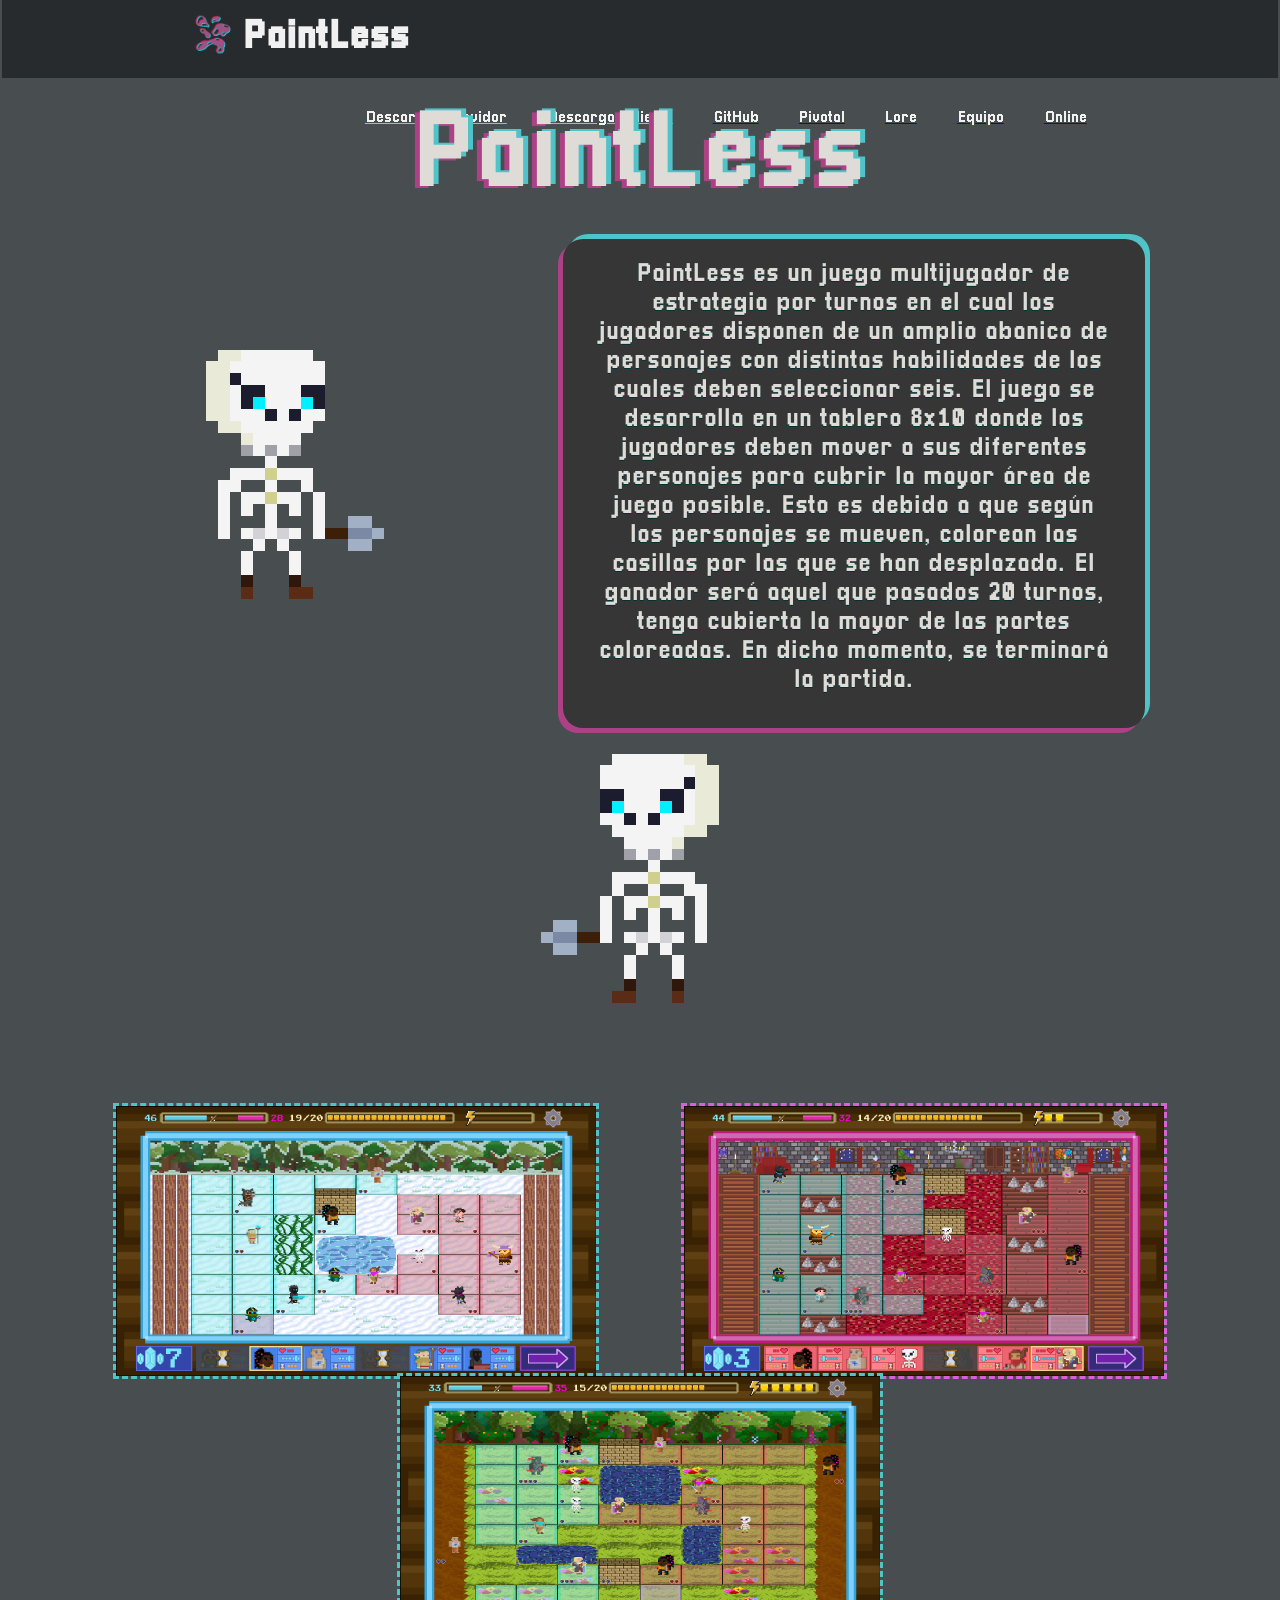
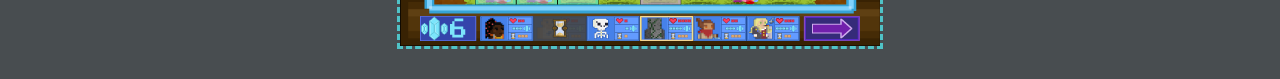
<file: index.html>
<!DOCTYPE html>
<html lang="en">

<head>
    <meta charset="UTF-8">
    <link rel="shortcut icon" href="./webAssets/images/logo.png" type="image/png" />
    <meta name="viewport" content="width=device-width, initial-scale=1.0">
    <link href="./webAssets/style.css" rel="stylesheet">
    <title>PaintLess</title>
</head>

<body>
    <div class="header">
        <div class="inner_header">
            <div class="logo_container">
                <img src="./webAssets/images/texture.png" style="width: 40px; margin-top: 17px; padding-right: 10px;"
                    alt="">
                <h1 style="text-shadow: 5px  #0e0e0e; font-size: 40px;">PaintLess</h1>
            </div>

            <ul class="navigation">
                <a href="https://github.com/rubenglezortiz/Proyectos2-2020-21/releases/download/v1.0/PaintLessServer.exe" target="blank" style="color:aqua">
                    <li>Descargar servidor</li>
                </a>
                <a href="https://github.com/rubenglezortiz/Proyectos2-2020-21/releases/download/v1.0/PaintLessClient.exe" target="blank" style="color:aqua">
                    <li>Descargar cliente</li>
                </a>
                <a href="https://github.com/rubenglezortiz/Proyectos2-2020-21" target="blank">
                    <li>GitHub</li>
                </a>
                <a href="https://www.pivotaltracker.com/n/projects/2489055" target="blank">
                    <li>Pivotal</li>
                </a>
                <a href="lore.html" target="blank">
                    <li>Lore</li>
                </a>
                <a href="team.html" target="blank">
                    <li>Equipo</li>
                </a>
                <a href="online.html" target="blank">
                    <li>Online</li>
                </a>
            </ul>
        </div>
    </div>

    <div class="title" style="margin-top: 20px;">PaintLess</div>
    <div class="row" style="height: auto;">
        <div class="row-container">
            <div class="row-image-anim" style="padding: 0px; margin: 0px;"> </div>
            <div class="text-box">
                <div>PaintLess es un juego multijugador de estrategia por turnos en el cual los jugadores disponen de un
                    amplio abanico de personajes con distintas habilidades de los cuales deben seleccionar seis. El
                    juego se desarrolla en un tablero 8x10 donde los jugadores deben mover a sus diferentes personajes
                    para cubrir la mayor área de juego posible. Esto es debido a que según los personajes se mueven,
                    colorean las casillas por las que se han desplazado. El ganador será aquel que pasados 20 turnos,
                    tenga cubierta la mayor de las partes coloreadas. En dicho momento, se terminará la partida.</div>
            </div>
            <div class="row-image-anim" style="padding: 0px; margin: 0px; transform: scaleX(-1);"></div>

        </div>
    </div>

    <!-- <div class="row" style="height: 150px; justify-content: center;">
        <div class="square">1</div>
        <div class="square">2</div>
        <div class="square">3</div>
    </div> -->

    <div class="row" style="height: 300px; justify-content: center;">

        <div class="row-container">
            <div class="row-item">
                <div class="row-image" style="padding: 0px; margin: 0px;">
                    <img src="./webAssets/images/cap1.png">
                </div>
            </div>
            <div class="row-item">
                <div class="row-image" style="padding: 0px; margin: 0px;">
                    <img src="./webAssets/images/cap2.png" style="border-color: rgb(216, 96, 216);">
                </div>
            </div>
            <div class="row-item">
                <div class="row-image" style="padding: 0px; margin: 0px;">
                    <img src="./webAssets/images/cap3.png">
                </div>
            </div>

        </div>
    </div>
    </div>
</body>

</html>
</file>
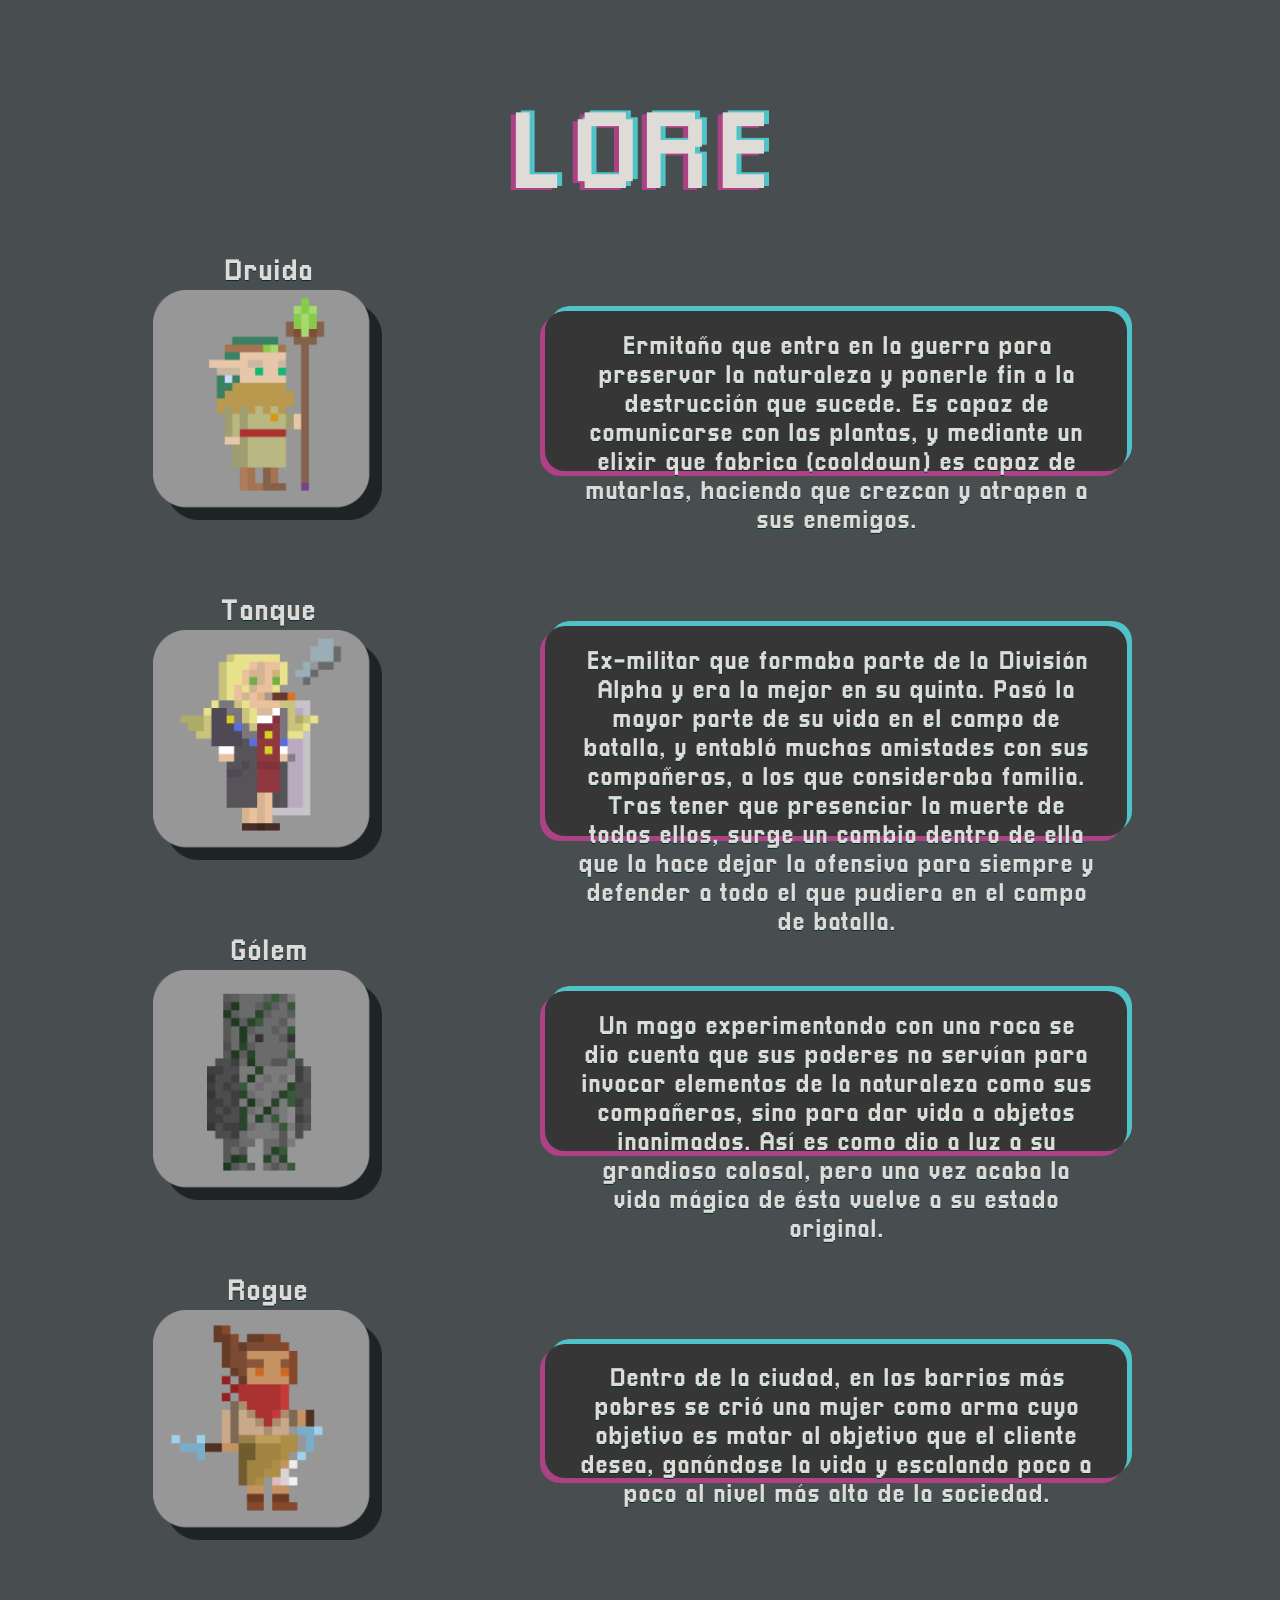
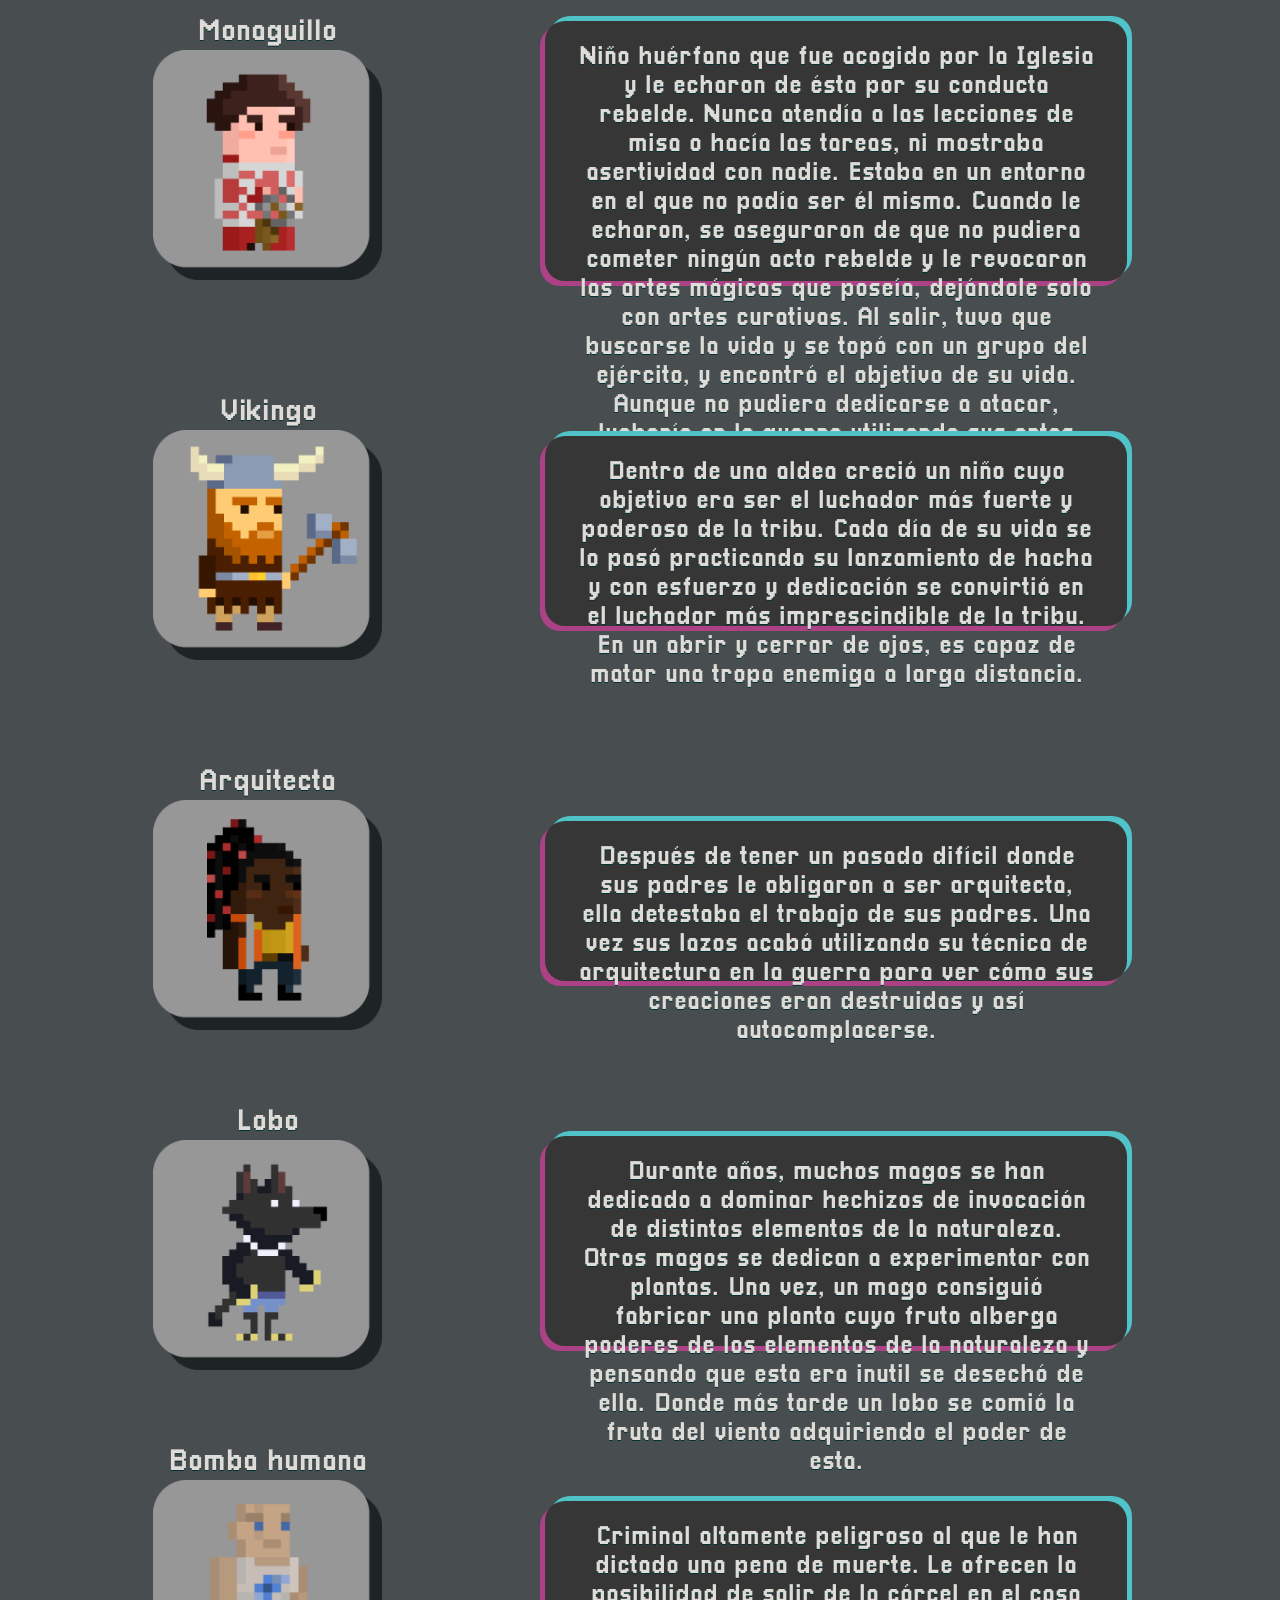
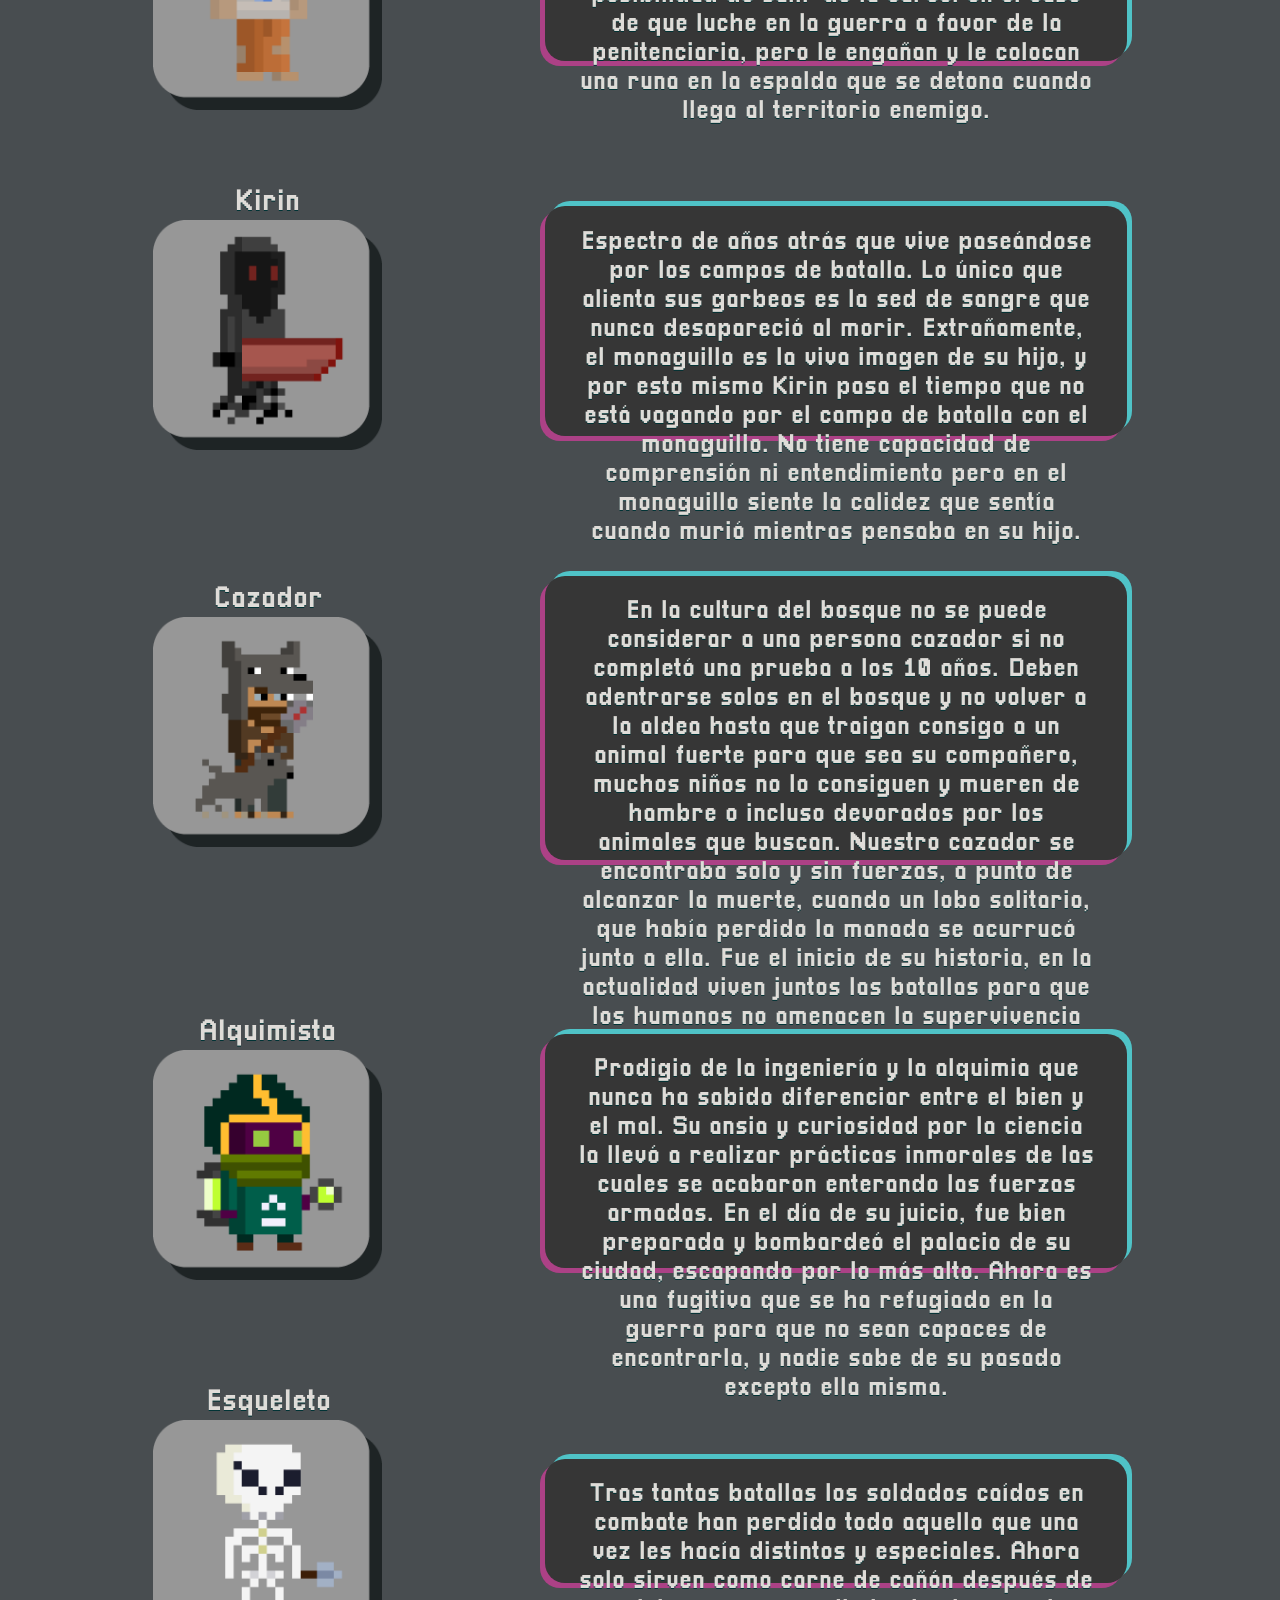
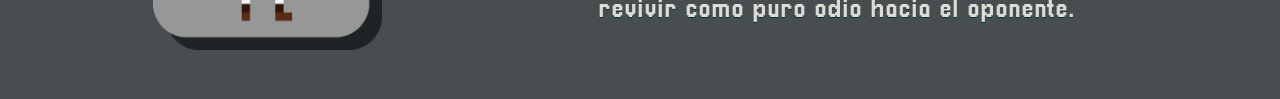
<file: lore.html>
<!DOCTYPE html>
<html lang="en">

<head>
    <meta charset="UTF-8">
    <link rel="shortcut icon" href="./webAssets/images/logo.png" type="image/png" />
    <meta name="viewport" content="width=device-width, initial-scale=1.0">
    <link href="./webAssets/lorestyle.css" rel="stylesheet">
    <title>PaintLess</title>
</head>
<header>  <ul><li><a href= "index.html">BACK</a></li></ul></header>

<body>
    <div class="title">LORE</div>    
    </div>
    <div class="row" style="height: 300px;">
        <div class="row-container">
            <div class="row-image">
              <div>Druida</div>
                <img src="./webAssets/images/druidaw.png" alt="">
            </div>
            <div class="text-box" style="height: 125px;">
                <div>Ermitaño que entra en la guerra para preservar la naturaleza y ponerle fin a la destrucción que sucede. Es capaz de comunicarse con las plantas, y mediante un elixir que fabrica (cooldown) es capaz de mutarlas, haciendo que crezcan y atrapen a sus enemigos.</div>
            </div>           
        </div>
    </div>

    <div class="row" style="height: 300px;">
      <div class="row-container">
        <div class="row-image">
          <div>Tanque</div>
          <img src="./webAssets/images/tanquew.png" alt="">
      </div>
      <div class="text-box">
          <div>Ex-militar que formaba parte de la División Alpha y era la mejor en su quinta. Pasó la mayor parte de su vida en el campo de batalla, y entabló muchas amistades con sus compañeros, a los que consideraba familia. Tras tener que presenciar la muerte de todos ellos, surge un cambio dentro de ella que la hace dejar la ofensiva para siempre y defender a todo el que pudiera en el campo de batalla.</div>
      </div>        
      </div>      
  </div>

  <div class="row" style="height: 300px;">
    <div class="row-container">
      <div class="row-image">
        <div>Gólem</div>
        <img src="./webAssets/images/golemw.png" alt="">
    </div>
    <div class="text-box" style="height: 125px;">
        <div>Un mago experimentando con una roca se dio cuenta que sus poderes no servían para invocar elementos de la naturaleza como sus compañeros, sino para dar vida a objetos inanimados. Así es como dio a luz a su grandioso colosal, pero una vez acaba la vida mágica de ésta vuelve a su estado original.
        </div>
    </div>        
    </div>  
</div>

  <div class="row" style="height: 300px;">
    <div class="row-container">
      <div class="row-image">
        <div>Rogue</div>
        <img src="./webAssets/images/picaraw.png" alt="">
    </div>
    <div class="text-box" style="height: 100px;">
        <div>Dentro de la ciudad, en los barrios más pobres se crió una mujer como arma cuyo objetivo es matar al objetivo que el cliente desea, ganándose la vida y escalando poco a poco al nivel más alto de la sociedad.</div>
    </div>        
    </div>  
</div>

<div class="row" style="height: 300px;">
    <div class="row-container">
      <div class="row-image">
        <div>Monaguillo</div>
        <img src="./webAssets/images/monaguillow.png" alt="">
    </div>
    <div class="text-box" style="height: 225px;">
        <div>Niño huérfano que fue acogido por la Iglesia y le echaron de ésta por su conducta rebelde. Nunca atendía a las lecciones de misa o hacía las tareas, ni mostraba asertividad con nadie. Estaba en un entorno en el que no podía ser él mismo. Cuando le echaron, se aseguraron de que no pudiera cometer ningún acto rebelde y le revocaron las artes mágicas que poseía, dejándole solo con artes curativas. Al salir, tuvo que buscarse la vida y se topó con un grupo del ejército, y encontró el objetivo de su vida. Aunque no pudiera dedicarse a atacar, lucharía en la guerra utilizando sus artes curativas.</div>
    </div>        
    </div>      
</div>

<div class="row" style="height: 300px; padding-top: 40px; padding-bottom: 30px;">
    <div class="row-container">
      <div class="row-image">
        <div>Vikingo</div>
        <img src="./webAssets/images/vikingow.png" alt="">
    </div>
    <div class="text-box" style="height: 155px;">
        <div>Dentro de una aldea creció un niño cuyo objetivo era ser el luchador más fuerte y poderoso de la tribu. Cada día de su vida se lo pasó practicando su lanzamiento de hacha y con esfuerzo y dedicación se convirtió en el luchador más imprescindible de la tribu. En un abrir y cerrar de ojos, es capaz de matar una tropa enemiga a larga distancia.        </div>
    </div>        
    </div>  
</div>

<div class="row" style="height: 300px;">
    <div class="row-container">
      <div class="row-image">
        <div>Arquitecta</div>
        <img src="./webAssets/images/arquitectaw.png" alt="">
    </div>
    <div class="text-box" style="height: 125px;">
        <div>Después de tener un pasado difícil donde sus padres le obligaron a ser arquitecta, ella detestaba el trabajo de sus padres. Una vez sus lazos acabó utilizando su técnica de arquitectura en la guerra para ver cómo sus creaciones eran destruidas y así autocomplacerse.</div>
    </div>        
    </div>  
</div>

<div class="row" style="height: 300px;">
    <div class="row-container">
      <div class="row-image">
        <div>Lobo</div>
        <img src="./webAssets/images/lobow.png" alt="">
    </div>
    <div class="text-box">
        <div>Durante años, muchos magos se han dedicado a dominar hechizos de invocación de distintos elementos de la naturaleza. Otros magos se dedican a experimentar con plantas. Una vez, un mago consiguió fabricar una planta cuyo fruto alberga poderes de los elementos de la naturaleza y pensando que esta era inutil se desechó de ella. Donde más tarde un lobo se comió la fruta del viento adquiriendo el poder de esta.</div>
    </div>        
    </div>  
</div>

<div class="row" style="height: 300px;">
    <div class="row-container">
      <div class="row-image">
        <div>Bomba humana</div>
        <img src="./webAssets/images/bombahumanaw.png" alt="">
    </div>
    <div class="text-box" style="height: 125px;">
        <div>Criminal altamente peligroso al que le han dictado una pena de muerte. Le ofrecen la posibilidad de salir de la cárcel en el caso de que luche en la guerra a favor de la penitenciaria, pero le engañan y le colocan una runa en la espalda que se detona cuando llega al territorio enemigo. </div>
    </div>        
    </div>  
</div>

<div class="row" style="height: 300px;">
    <div class="row-container">
      <div class="row-image">
        <div>Kirin</div>
        <img src="./webAssets/images/kirinw.png" alt="">
    </div>
    <div class="text-box" style="height: 195px;">
        <div>Espectro de años atrás que vive paseándose por los campos de batalla. Lo único que alienta sus garbeos es la sed de sangre que nunca desapareció al morir. Extrañamente, el monaguillo es la viva imagen de su hijo, y por esto mismo Kirin pasa el tiempo que no está vagando por el campo de batalla con el monaguillo. No tiene capacidad de comprensión ni entendimiento pero en el monaguillo siente la calidez que sentía cuando murió mientras pensaba en su hijo.</div>
    </div>        
    </div>  
</div>

<div class="row" style="height: 300px; padding-top: 50px; padding-bottom: 70px;">
    <div class="row-container">
      <div class="row-image">
        <div>Cazador</div>
        <img src="./webAssets/images/cazadorw.png" alt="">
    </div>
    <div class="text-box" style="height: 250px;">
        <div>En la cultura del bosque no se puede considerar a una persona cazador si no completó una prueba a los 10 años. Deben adentrarse solos en el bosque y no volver a la aldea hasta que traigan consigo a un animal fuerte para que sea su compañero, muchos niños no lo consiguen y mueren de hambre o incluso devorados por los animales que buscan. Nuestro cazador se encontraba solo y sin fuerzas, a punto de alcanzar la muerte, cuando un lobo solitario, que había perdido la manada se acurrucó junto a ella. Fue el inicio de su historia, en la actualidad viven juntos las batallas para que los humanos no amenacen la supervivencia del bosque.
        </div>
    </div>        
    </div>  
</div>

<div class="row" style="height: 300px;padding-top: 30px;padding-bottom: 30px;">
    <div class="row-container">
      <div class="row-image">
        <div>Alquimista</div>
        <img src="./webAssets/images/alquimistaw.png" alt="">
    </div>
    <div class="text-box" style="height: 200px;">
        <div>Prodigio de la ingeniería y la alquimia que nunca ha sabido diferenciar entre el bien y el mal. Su ansia y curiosidad por la ciencia la llevó a realizar prácticas inmorales de las cuales se acabaron enterando las fuerzas armadas. En el día de su juicio, fue bien preparada y bombardeó el palacio de su ciudad, escapando por lo más alto. 
            Ahora es una fugitiva que se ha refugiado en la guerra para que no sean capaces de encontrarla, y nadie sabe de su pasado excepto ella misma.</div>
    </div>        
    </div>  
</div>

<div class="row" style="height: 300px;">
    <div class="row-container">
      <div class="row-image">
        <div>Esqueleto </div>
        <img src="./webAssets/images/esqueletow.png" alt="">
    </div>
    <div class="text-box" style="height: 90px;">
        <div>Tras tantas batallas los soldados caídos en combate han perdido todo aquello que una vez les hacía distintos y especiales. Ahora solo sirven como carne de cañón después de revivir como puro odio hacia el oponente.</div>
    </div>        
    </div>  
</div>

</body>

</html>
</file>
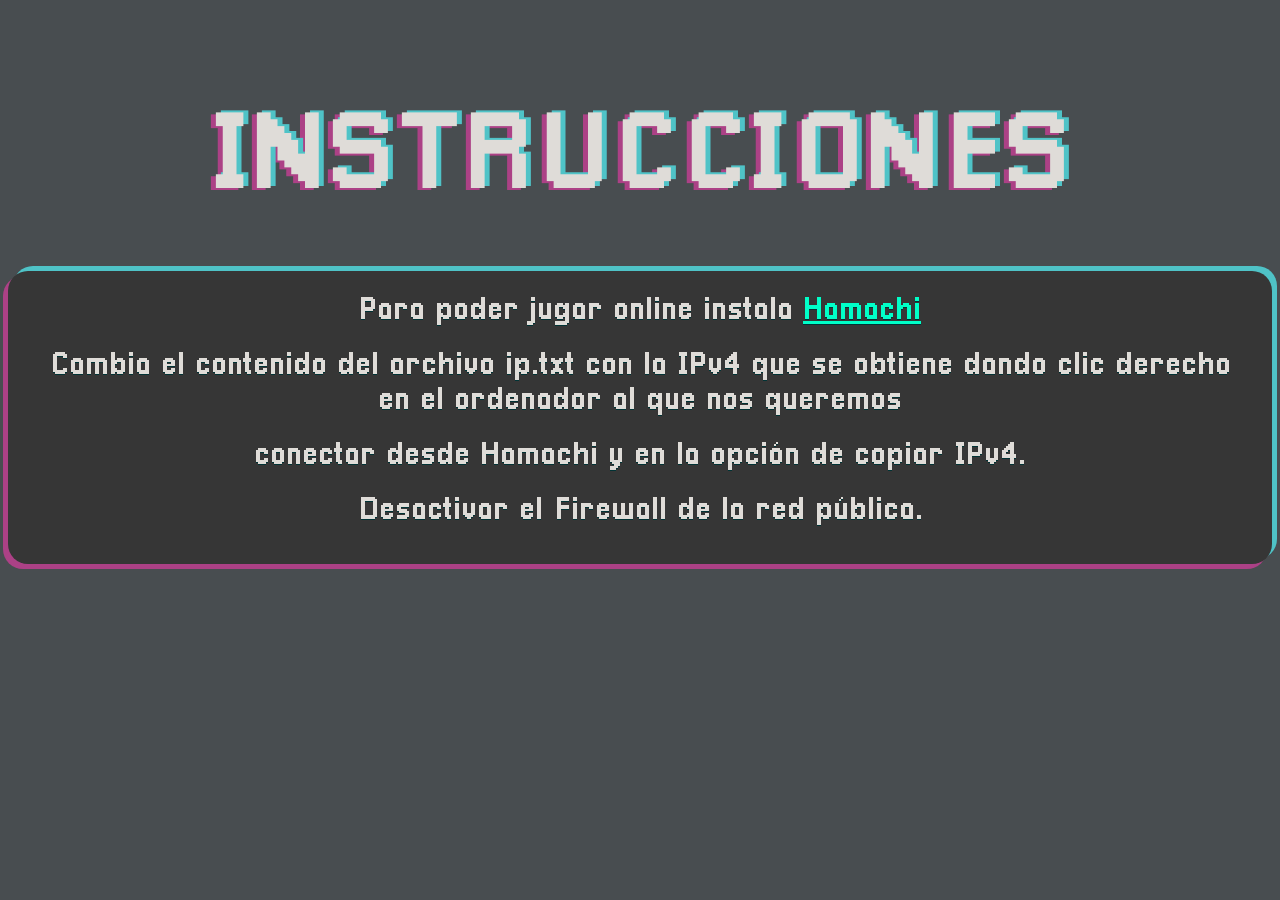
<file: online.html>
<!DOCTYPE html>
<html lang="en">

<head>
    <meta charset="UTF-8">
    <link rel="shortcut icon" href="./webAssets/images/logo.png" type="image/png" />
    <meta name="viewport" content="width=device-width, initial-scale=1.0">
    <link href="./webAssets/lorestyle.css" rel="stylesheet">
    <title>PaintLess</title>
</head>
<header>  <ul><li><a href= "index.html">BACK</a></li></ul></header>

<body>
    <div class="title">INSTRUCCIONES</div>         
        <div class="text-box" style="margin-top: 50px; height: auto; width: auto; font-size:xx-large;">
            <div>Para poder jugar online instala <a style="color: rgb(0, 255, 200);" href= "https://www.vpn.net/">  Hamachi</a> </div> 
            <div>Cambia el contenido del archivo ip.txt con la IPv4 que se obtiene dando clic derecho en el ordenador al que nos queremos</div> 
            <div>conectar  desde Hamachi y en la opción de copiar IPv4.</div>   
            <div>Desactivar el Firewall de la red pública.</div>   
           <a href="https://github.com/rubenglezortiz/Proyectos2-2020-21"     ></a>
    </div>
</body>
</html>
</file>
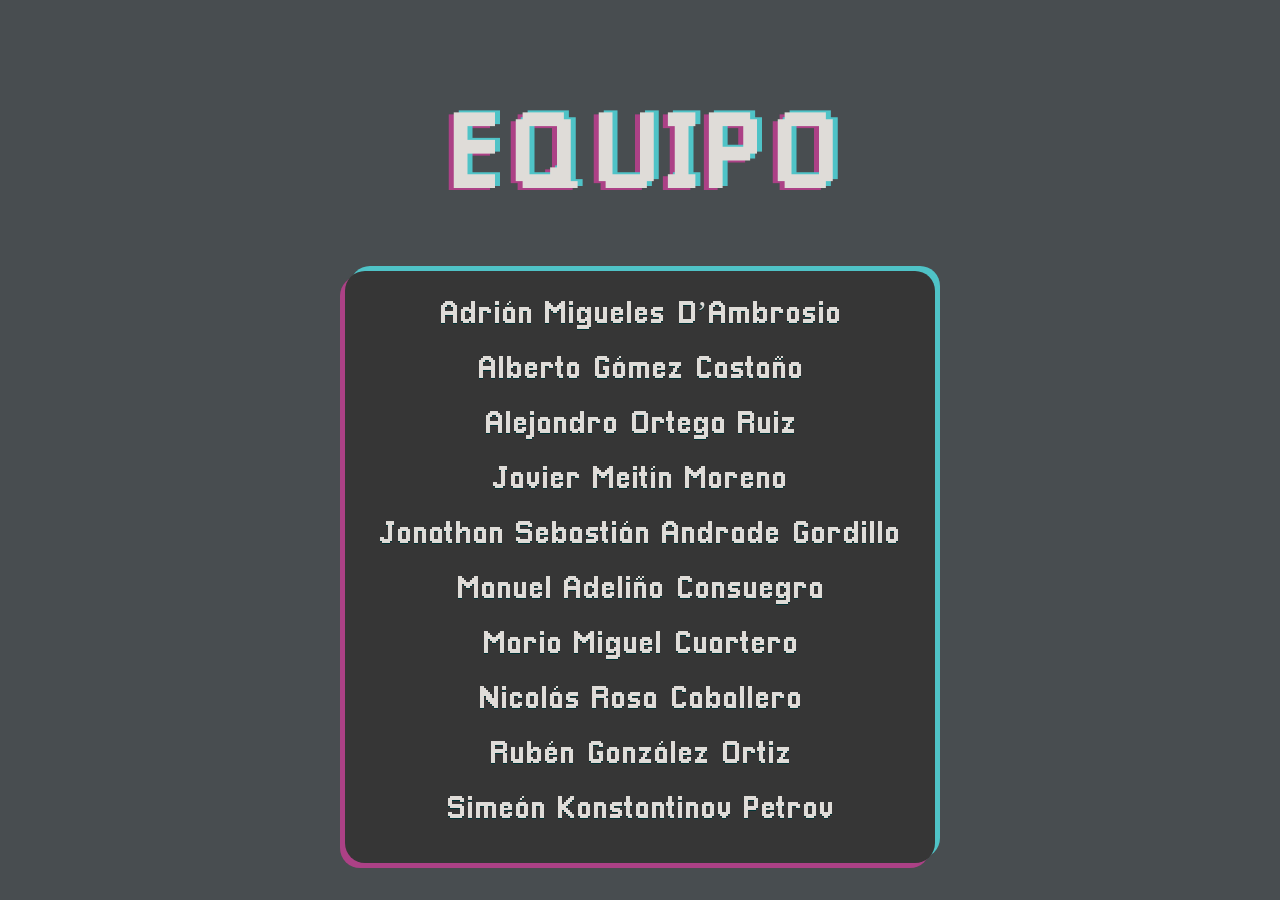
<file: team.html>
<!DOCTYPE html>
<html lang="en">

<head>
    <meta charset="UTF-8">
    <link rel="shortcut icon" href="./webAssets/images/logo.png" type="image/png" />
    <meta name="viewport" content="width=device-width, initial-scale=1.0">
    <link href="./webAssets/lorestyle.css" rel="stylesheet">
    <title>PaintLess</title>
</head>
<header>  <ul><li><a href= "index.html">BACK</a></li></ul></header>

<body>
    <div class="title">EQUIPO</div>         
        <div class="text-box" style="margin-top: 50px; height: auto; width: auto; font-size:xx-large;">
            <div>Adrián Migueles D’Ambrosio</div> 
            <div>Alberto Gómez Castaño</div> 
            <div>Alejandro Ortega Ruiz</div> 
            <div>Javier Meitín Moreno</div> 
            <div>Jonathan Sebastián Andrade Gordillo</div> 
            <div>Manuel Adeliño Consuegra</div> 
            <div>Mario Miguel Cuartero</div> 
            <div>Nicolás Rosa Caballero</div> 
            <div>Rubén González Ortiz</div>               
            <div>Simeón Konstantinov Petrov</div>        
    </div>
</body>
</html>
</file>
<file: webAssets/style.css>
body {
    background-color: #484D50;
    font-family: Pixel;
    display: flex;
    justify-content: center;
    align-items: center;
    flex-direction: column;
}

@font-face {
    font-family: "Pixel";
    src: url("./Pixellari.ttf") format("truetype");
}

html {
    overflow: scroll;
    overflow-x: hidden;
    overflow-y: hidden;
}

::-webkit-scrollbar {
    width: 0;
    /* Remove scrollbar space */
}

.header {
    width: 101%;
    margin-top: -10px;
    height: 80px;
    display: block;
    background-color: #282B2D;
}

.inner_header {
    width: 70%;
    height: 100%;
    display: block;
    margin: 0 auto;
}

.logo_container {
    height: 100%;
    display: table;
    float: left;
}

.logo_container :hover {
    transition: 0.3s ease-in-out;
    transform: scaleX(-1);
}

.logo_container h1 {
    color: #f1f1f1;
    height: 100%;
    display: table-cell;
    vertical-align: middle;
}

.navigation {
    float: right;
    height: 100%;
    margin-top: 0px;
}

.navigation a {
    height: 100%;
    display: table;
    float: left;
    padding: 0px 20px;
}

.navigation a li {
    display: table-cell;
    vertical-align: middle;
    color: #f1f1f1;
    height: 100%;
}

.navigation a:last-child {
    padding-right: 0px;
}

.title {
    font-size: 110px;
    color: #DFDCD8;
    text-align: center;
    text-shadow: 5px -2px #4fc3c7, -5px 2px #ac4186;
}

.row {
    margin: 20px 0px 20px;
    display: flex;
    flex-flow: row wrap;
    justify-content: space-between;
    align-items: center;
    /* background-color: DodgerBlue; */
    width: 90%;
}

.column {
    margin: 20px 0px 20px;
    display: flex;
    flex-flow: column wrap;
    justify-content: space-around;
    align-items: center;
    /* background-color: darkblue; */
    width: 20%;
    height: 100%;
}

.row-container {
    display: flex;
    flex-flow: row wrap;
    justify-content: space-around;
    align-items: center;
    /* background-color: crimson; */
    width: 100%;
    height: 90%;
}

.square {
    background-color: #f1f1f1;
    width: 10%;
    margin: 10px;
    text-align: center;
    line-height: 75px;
    font-size: 30px;
}

.row-image {
    object-fit: contain;
    height: 100%;
    text-align: center;
    font-size: 30px;
}

.row-image-anim {
    height: 320px;
    width: 300px;
    background: transparent url("./images/esqueletoazulidle.png");
    animation: play 1s steps(4, end) infinite;
    /* The Animation */
}

@keyframes play {
    100% {
        background-position: -1280px 0;
    }
}

.row-image img {
    border-style: dashed;
    border-color: #4fc3c7;
    object-fit: contain;
    height: 100%;
    text-align: center;
    font-size: 30px;
    animation: dashedImage 1s steps(20) alternate infinite;
    /* The Animation */
}

@keyframes dashedImage {
    to {
        border-radius: 12px;
    }
}

.text-box {
    width: calc(70% - 10em);
    height: 65%;
    border-radius: 20px;
    font-size: 26px;
    padding: 2%;
    padding-top: 1%;
    text-align: center;
    background-color: #363636;
    box-shadow: -5px 5px #ac4186, 5px -5px #4fc3c7;
}

.text-box div {
    padding: 10px;
    color: #DFDCD8;
    text-shadow: 0px 1px #013335
}

.row-item {
    /* background-color: #f1f1f1; */
    height: 100%;
    margin: 0px 20px 0px;
    text-align: center;
    line-height: 75px;
    font-size: 30px;
    flex: 20%;
}

.column-image img {
    object-fit: contain;
    height: 14ex;
    width: 100%;
}

.column-item {
    margin: 0px 20px 0px;
    width: 20%;
    height: 100%;
    background-color: #32a836;
    justify-content: center;
    align-items: center;
}

@media (max-width: 800px) {
    .row {
        flex-flow: column wrap;
    }
    .inner_header {
        width: 90%;
    }
}
</file>
<file: webAssets/lorestyle.css>
body {
    background-color: #484D50;
    font-family: Pixel;
    color: #DFDCD8;
    display: flex;
    justify-content: center;
    align-items: center;
    flex-direction: column;
    text-shadow: 0px 1px #013335
}
ul {
    font-size: 200%;
    margin-top: 25px;
    margin-right: -600%;  
    float: right;
    list-style-type: none;
}

ul li {
    top: 0;
    display: inline-block;
}

ul li a {
    text-decoration:none;
    color: #ffeef9;
    background-color: #4fc3c7 ;
    padding: 10px 10px 6px 10px;
    border: 1px solid transparent;
    border-radius: 12px;
    transition: 0.3s ease-in-out;
  }
  
ul li a:hover {
    background-color:  #ac4186;
    color: #d1fdff;
    box-shadow: 5px -2px #4fc3c7, -5px 2px #ffffff;
}

.title {
    font-size: 110px;
    color: #DFDCD8;    
    text-align: center;
    text-shadow: 5px -2px #4fc3c7, -5px 2px #ac4186;
}
 

.row {
    margin: 20px 0px 20px;
    display: flex;
    flex-flow: row wrap;
    justify-content: space-between;
    align-items: center;
   
    width: 90%;
}

.row-container {
    display: flex;
    flex-flow: row wrap;
    justify-content: space-around;
    align-items: center;
  
    width: 100%;
    height: 90%;
}

.row-image
{
    object-fit: contain;
    height: 100%;
    text-align: center;
    font-size: 30px;
}

.row-image img
{
    object-fit:cover;
    height: 85%;
    text-align: center;
    font-size: 30px;
}

.text-box {
    width: calc(70% - 10em);
    height: 65%;
    border-radius: 20px;
    font-size: 26px;
    padding:2%;
    padding-top:1%;
 
    text-align: center;
    background-color: #363636;
    box-shadow: -5px 5px #ac4186, 5px -5px #4fc3c7; 
}

.text-box div{
    padding: 10px;
}

@media (max-width: 800px) {
    .row {
        flex-flow: column wrap;
    }
}
@font-face {
    font-family: "Pixel";
    src: url("./Pixellari.ttf") format("truetype");
}
</file>
